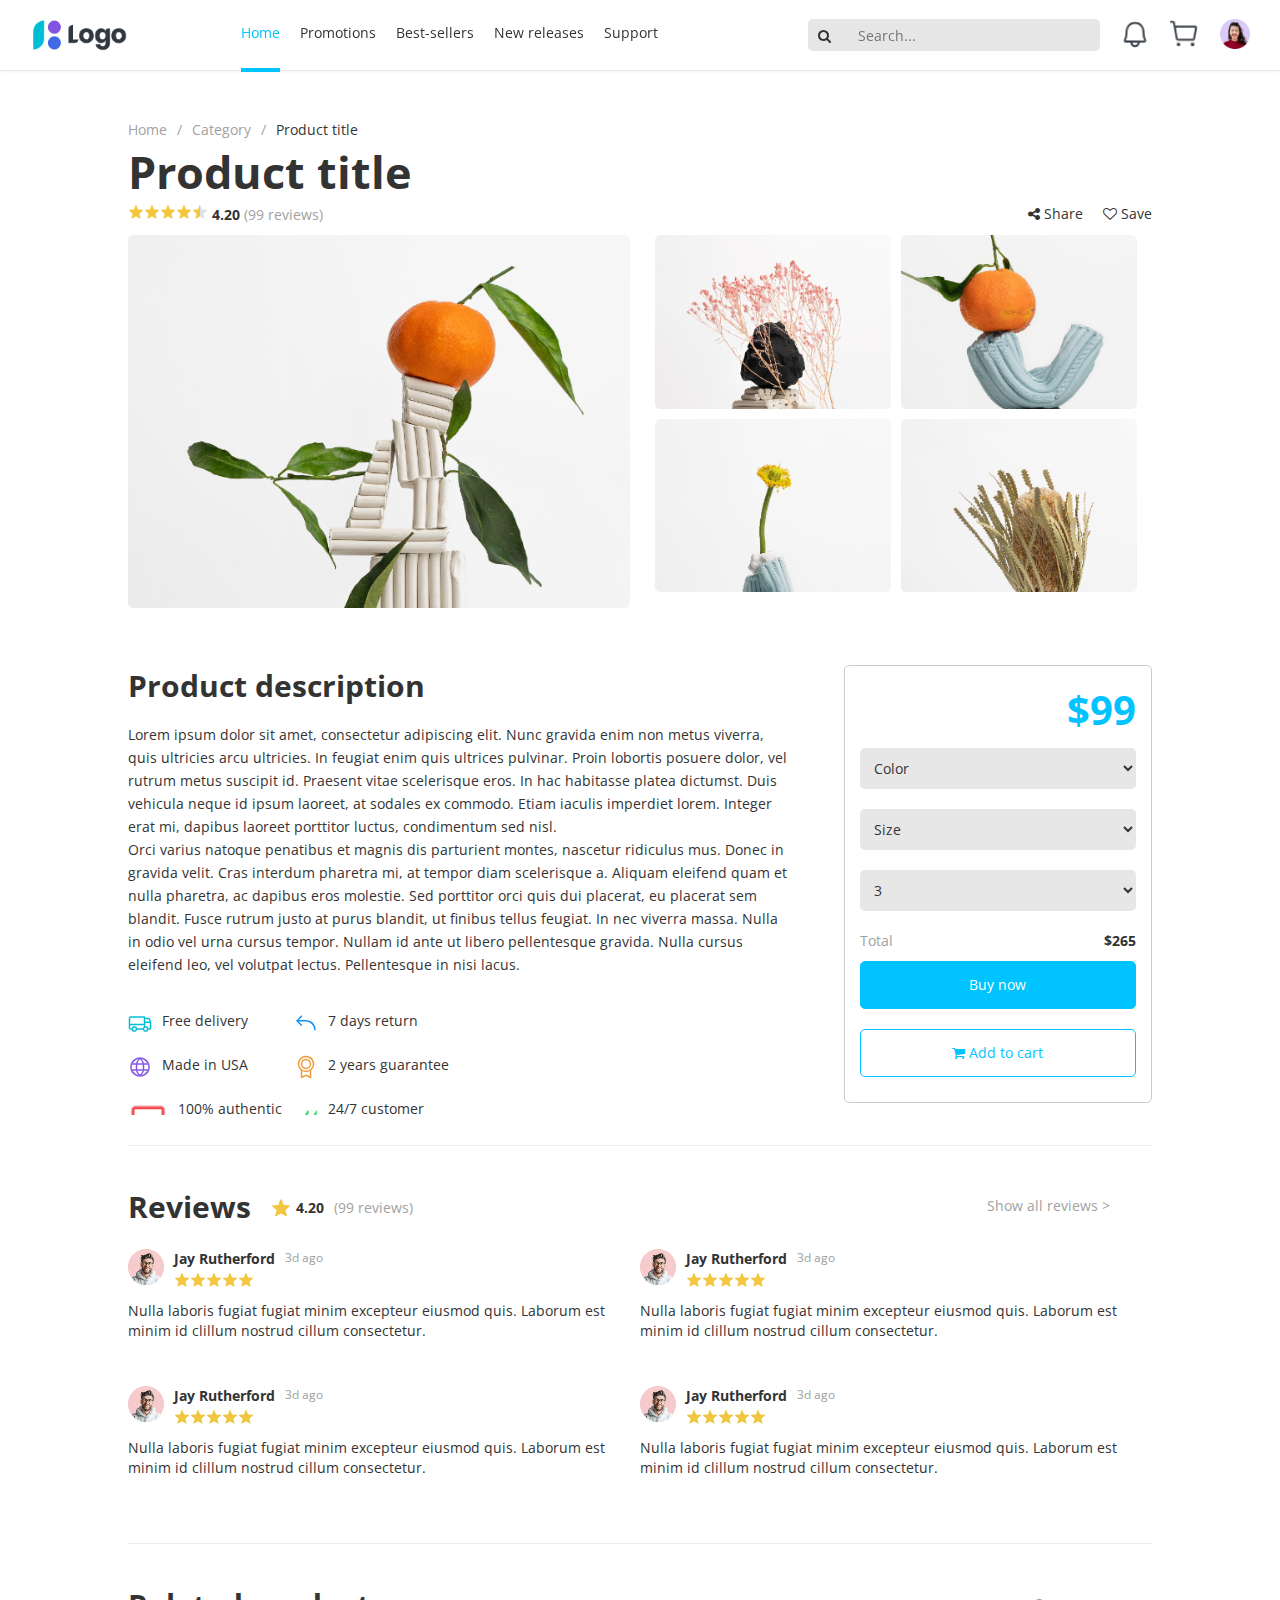
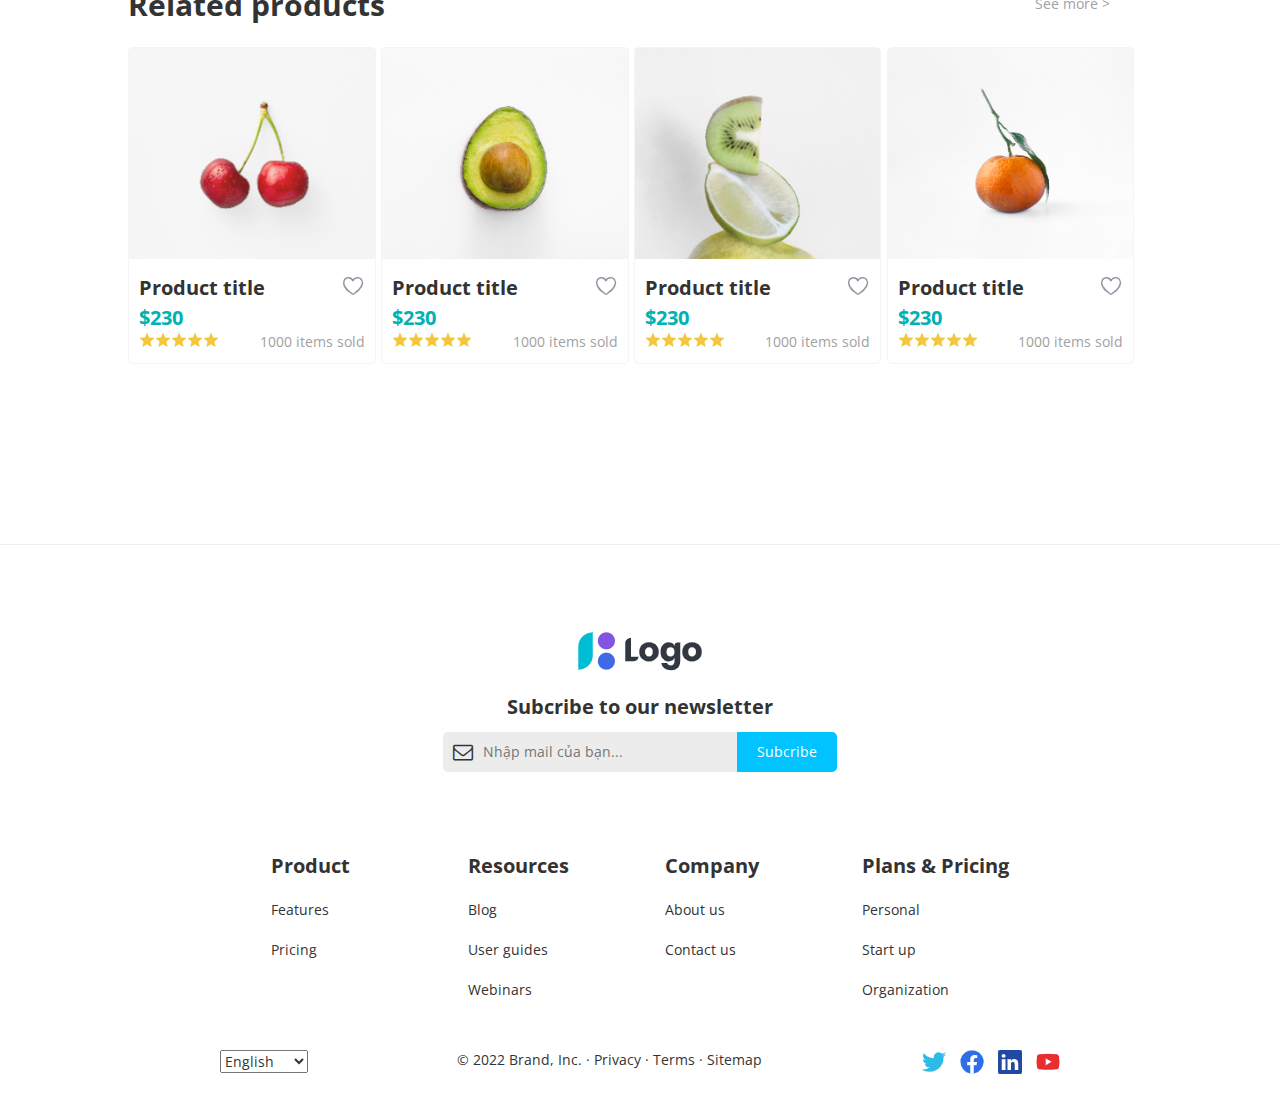
<file: index.html>
<!DOCTYPE html>
<html lang="en">

<head>
    <meta charset="UTF-8">
    <meta http-equiv="X-UA-Compatible" content="IE=edge">
    <meta name="viewport" content="width=device-width, initial-scale=1.0">
    <title>Web của Khang cho tuần 5</title>

    <link rel="stylesheet" href="css/main.css" />
    <link rel="stylesheet" href="https://cdnjs.cloudflare.com/ajax/libs/font-awesome/4.7.0/css/font-awesome.min.css">

</head>

<body>

    <header>
        <div class="header-container">
            <div class="header-logo">
                <img src="img/Image 1713.png"></img>
            </div>
            <div class="header-left">
                <div class="header-items actived">
                    Home
                </div>
                <div class="header-items">
                    Promotions
                </div>
                <div class="header-items">
                    Best-sellers
                </div>
                <div class="header-items">
                    New releases
                </div>
                <div class="header-items">
                    Support
                </div>
            </div>
            <div class="header-user">
                <div class="header-search">
                    <i class="fa fa-search"></i>
                    <input type="text" placeholder="Search...">
                </div>
                <img src="img/Bell 1.png" alt="noti" />
                <img src="img/Shopping cart simple 1.png" alt="shopping" />
                <img src="img/Avatar 758.png" alt="avatar-user" />
            </div>
        </div>
    </header>

    <div class="container">
        <div class="container-list-breadcrumb">
            <a href="#">Home</a>/<a href="#">Category</a>/<a class="actived">Product title</a>
        </div>
        <div class="container-title">Product title</div>
        <div class="container-rating">
            <img src="img/Rating 317.png" alt="Rating" />
            <span class="point">4.20</span>
            <span class="reviews">(99 reviews)</span>
            <div class="right">
                <div class="right-items"><i class="fa fa-share-alt"></i> Share</div>
                <div class="right-items"><i class="fa fa-heart-o"></i> Save</div>
            </div>
        </div>
        <div class="container-image">
            <div class="container-image-main">
                <img src="img/Image 1705.png" alt="Hình trái cam" />
            </div>
            <div class="container-image-sub">
                <div class="container-image-items">
                    <img src="img/Image 1708.png" alt="Cành cây đào hay cái gì đó" />
                </div>
                <div class="container-image-items">
                    <img src="img/Image 1707.png" alt="Lại là trái cam mà nó không giống trái cam đầu" />
                </div>
                <div class="container-image-items">
                    <img src="img/Image 1706.png" alt="Hình như là cây hoa hướng dương còn non mà không biết phải không" />
                </div>
                <div class="container-image-items">
                    <img src="img/Image 1709.png" alt="Hổng biết cái gì luôn" />
                </div>
            </div>
        </div>
        <div class="container-description">
            <div class="container-description-main">
                <div class="title-description">Product description</div>
                <div class="content-description">
                    Lorem ipsum dolor sit amet, consectetur adipiscing elit. Nunc gravida enim non metus viverra, quis ultricies arcu ultricies. In feugiat enim quis ultrices pulvinar. Proin lobortis posuere dolor, vel rutrum metus suscipit id. Praesent vitae scelerisque
                    eros. In hac habitasse platea dictumst. Duis vehicula neque id ipsum laoreet, at sodales ex commodo. Etiam iaculis imperdiet lorem. Integer erat mi, dapibus laoreet porttitor luctus, condimentum sed nisl.<br/> Orci
                    varius natoque penatibus et magnis dis parturient montes, nascetur ridiculus mus. Donec in gravida velit. Cras interdum pharetra mi, at tempor diam scelerisque a. Aliquam eleifend quam et nulla pharetra, ac dapibus eros molestie. Sed
                    porttitor orci quis dui placerat, eu placerat sem blandit. Fusce rutrum justo at purus blandit, ut finibus tellus feugiat. In nec viverra massa. Nulla in odio vel urna cursus tempor. Nullam id ante ut libero pellentesque gravida. Nulla
                    cursus eleifend leo, vel volutpat lectus. Pellentesque in nisi lacus. </div>
                <div class="sort-description">
                    <li>
                        <img src="img/Truck 1.png" alt=""> <span id="spansort">Free delivery</span>
                    </li>
                    <li>
                        <img src="img/Arrow bend up left 1.png" alt=""> <span id="spansort">7 days return</span>
                    </li>
                    <li>
                        <img src="img/Globe 1.png" alt=""> <span id="spansort">Made in USA</span>
                    </li>
                    <li>
                        <img src="img/Medal 1.png" alt=""> <span id="spansort">2 years guarantee</span>
                    </li>
                    <li>
                        <img src="img/Chat dots 1.png" alt=""> <span id="spansort">100% authentic</span>
                    </li>
                    <li>
                        <img src="img/Checks 1.png" alt=""> <span id="spansort">24/7 customer support</span>
                    </li>
                </div>
            </div>
            <div class="container-description-sub">
                <div class="sub-money">$99</div>
                <div class="custom-select">
                    <select>
                      <option value="0">Color</option>
                      <option value="1">Red</option>
                      <option value="2">Blued</option>
                      <option value="3">Black</option>
                      <option value="4">White</option>
                    </select>
                </div>
                <div class="custom-select">
                    <select>
                      <option value="0">Size</option>
                      <option value="1">S</option>
                      <option value="2">M</option>
                      <option value="3">L</option>
                      <option value="4">XL</option>
                    </select>
                </div>
                <div class="custom-select">
                    <select>
                      <option value="0">Number</option>
                      <option value="1">1</option>
                      <option value="2">2</option>
                      <option value="3" selected>3</option>
                      <option value="4">4</option>
                    </select>
                </div>
                <div class="sub-total">
                    <span>Total</span>
                    <span id="price">$265</span>
                </div>
                <button class="btnbuy">Buy now</button>
                <button class="btnadd"><i class="fa fa-shopping-cart"></i> Add to cart</button>
            </div>
        </div>

        <div class="tray-review">
            <div class="tray-review-title">
                <div class="tray-review-title-content">Reviews</div>
                <div class="tray-review-title-rating">
                    <img src="img/Rating 304.png" alt="Rating"/>
                    4.20
                    <span class="reviews">(99 reviews)</span>
                </div>
                <div class="tray-review-more">
                    Show all reviews >
                </div>
            </div>
            <div class="tray-review-content">

                <div class="tray-review-items">
                    <div class="tray-review-user">
                        <div class="tray-review-avatar">
                            <img src="img/Avatar 753.png" alt="">
                        </div>
                        <div class="tray-review-info">
                            <div class="tray-review-name">Jay Rutherford <span>3d ago</span></div>
                            <div class="tray-review-rating"><img src="img/Rating 300.png" alt="Rating Jay"/></div>
                        </div>
                    </div>
                    <div class="tray-review-comment">
                        Nulla laboris fugiat fugiat minim excepteur eiusmod quis. Laborum est minim id clillum nostrud cillum consectetur.
                    </div>
                </div>

                <div class="tray-review-items">
                    <div class="tray-review-user">
                        <div class="tray-review-avatar">
                            <img src="img/Avatar 753.png" alt="">
                        </div>
                        <div class="tray-review-info">
                            <div class="tray-review-name">Jay Rutherford <span>3d ago</span></div>
                            <div class="tray-review-rating"><img src="img/Rating 300.png" alt="Rating Jay"/></div>
                        </div>
                    </div>
                    <div class="tray-review-comment">
                        Nulla laboris fugiat fugiat minim excepteur eiusmod quis. Laborum est minim id clillum nostrud cillum consectetur.
                    </div>
                </div>
                
                <div class="tray-review-items">
                    <div class="tray-review-user">
                        <div class="tray-review-avatar">
                            <img src="img/Avatar 753.png" alt="">
                        </div>
                        <div class="tray-review-info">
                            <div class="tray-review-name">Jay Rutherford <span>3d ago</span></div>
                            <div class="tray-review-rating"><img src="img/Rating 300.png" alt="Rating Jay"/></div>
                        </div>
                    </div>
                    <div class="tray-review-comment">
                        Nulla laboris fugiat fugiat minim excepteur eiusmod quis. Laborum est minim id clillum nostrud cillum consectetur.
                    </div>
                </div>

                <div class="tray-review-items">
                    <div class="tray-review-user">
                        <div class="tray-review-avatar">
                            <img src="img/Avatar 753.png" alt="">
                        </div>
                        <div class="tray-review-info">
                            <div class="tray-review-name">Jay Rutherford <span>3d ago</span></div>
                            <div class="tray-review-rating"><img src="img/Rating 300.png" alt="Rating Jay"/></div>
                        </div>
                    </div>
                    <div class="tray-review-comment">
                        Nulla laboris fugiat fugiat minim excepteur eiusmod quis. Laborum est minim id clillum nostrud cillum consectetur.
                    </div>
                </div>
            </div>
        </div>

        <div class="tray-related">
            <div class="tray-review-title">
                <div class="tray-review-title-content">Related products</div>
                <div class="tray-review-more">
                    See more >
                </div>
            </div>
            <div class="tray-related-content">
                <div class="tray-related-items">
                    <img src="img/Image 1704.png" alt="">
                    <div class="tray-related-items-content">
                        <div class="tray-related-title">
                            <div class="tray-related-title-content">Product title</div>
                            <div class="tray-related-heart"><img src="img/Heart 23.png" alt=""></div>
                        </div>
                        <div class="tray-related-price">$230</div>
                        <div class="tray-related-footer">
                            <div class="tray-related-rating">
                                <img src="img/Rating 300.png" alt="">
                            </div>
                            <div class="tray-related-number">
                                1000 items sold
                            </div>
                        </div>
                    </div>
                </div>

                <div class="tray-related-items">
                    <img src="img/Image 1703.png" alt="">
                    <div class="tray-related-items-content">
                        <div class="tray-related-title">
                            <div class="tray-related-title-content">Product title</div>
                            <div class="tray-related-heart"><img src="img/Heart 23.png" alt=""></div>
                        </div>
                        <div class="tray-related-price">$230</div>
                        <div class="tray-related-footer">
                            <div class="tray-related-rating">
                                <img src="img/Rating 300.png" alt="">
                            </div>
                            <div class="tray-related-number">
                                1000 items sold
                            </div>
                        </div>
                    </div>
                </div>

                <div class="tray-related-items">
                    <img src="img/Image 1711.png" alt="">
                    <div class="tray-related-items-content">
                        <div class="tray-related-title">
                            <div class="tray-related-title-content">Product title</div>
                            <div class="tray-related-heart"><img src="img/Heart 23.png" alt=""></div>
                        </div>
                        <div class="tray-related-price">$230</div>
                        <div class="tray-related-footer">
                            <div class="tray-related-rating">
                                <img src="img/Rating 300.png" alt="">
                            </div>
                            <div class="tray-related-number">
                                1000 items sold
                            </div>
                        </div>
                    </div>
                </div>

                <div class="tray-related-items">
                    <img src="img/Image 1712.png" alt="">
                    <div class="tray-related-items-content">
                        <div class="tray-related-title">
                            <div class="tray-related-title-content">Product title</div>
                            <div class="tray-related-heart"><img src="img/Heart 23.png" alt=""></div>
                        </div>
                        <div class="tray-related-price">$230</div>
                        <div class="tray-related-footer">
                            <div class="tray-related-rating">
                                <img src="img/Rating 300.png" alt="">
                            </div>
                            <div class="tray-related-number">
                                1000 items sold
                            </div>
                        </div>
                    </div>
                </div>

            </div>
        </div>

    </div>

    <div class="footer">
        <div class="footer-logo center">
            <img class="center" src="img/Image 1713.png" alt="">
        </div>
        <div class="center"><h2>Subcribe to our newsletter</h2></div>
        <div class="center">
            <div class="footer-mail">
                <i class="fa fa-envelope-o"></i>
                <input type="text" placeholder="Nhập mail của bạn...">
                <button>Subcribe</button>
            </div>
        </div>
        <div class="center">
            <div class="footer-infomation">
                <div class="footer-items">
                    <h2>Product</h2>
                    <p>Features</p>
                    <p>Pricing</p>
                </div>

                <div class="footer-items">
                    <h2>Resources</h2>
                    <p>Blog</p>
                    <p>User guides</p>
                    <p>Webinars</p>
                </div>

                <div class="footer-items">
                    <h2>Company</h2>
                    <p>About us</p>
                    <p>Contact us</p>
                </div>

                <div class="footer-items">
                    <h2>Plans & Pricing</h2>
                    <p>Personal</p>
                    <p>Start up</p>
                    <p>Organization</p>
                </div>

            </div>
        </div>
        <div class="footer-brand">
            <div class="footer-lang">
                <select>
                    <option value="0">English</option>
                    <option value="1">Tiếng Việt</option>
                </select>
            </div>
            <div class="footer-copyright">
                © 2022 Brand, Inc. 
                ·
                <span>Privacy</span>
                ·
                <span>Terms</span>
                ·
                <span>Sitemap</span>
            </div>
            <div class="footer-social">
                <img src="img/Twitter 9.png" alt="">
                <img src="img/Facebook 9.png" alt="">
                <img src="img/LinkedIn 8.png" alt="">
                <img src="img/YouTube 8.png" alt="">
            </div>
        </div>
    </div>

</body>

</html>
</file>
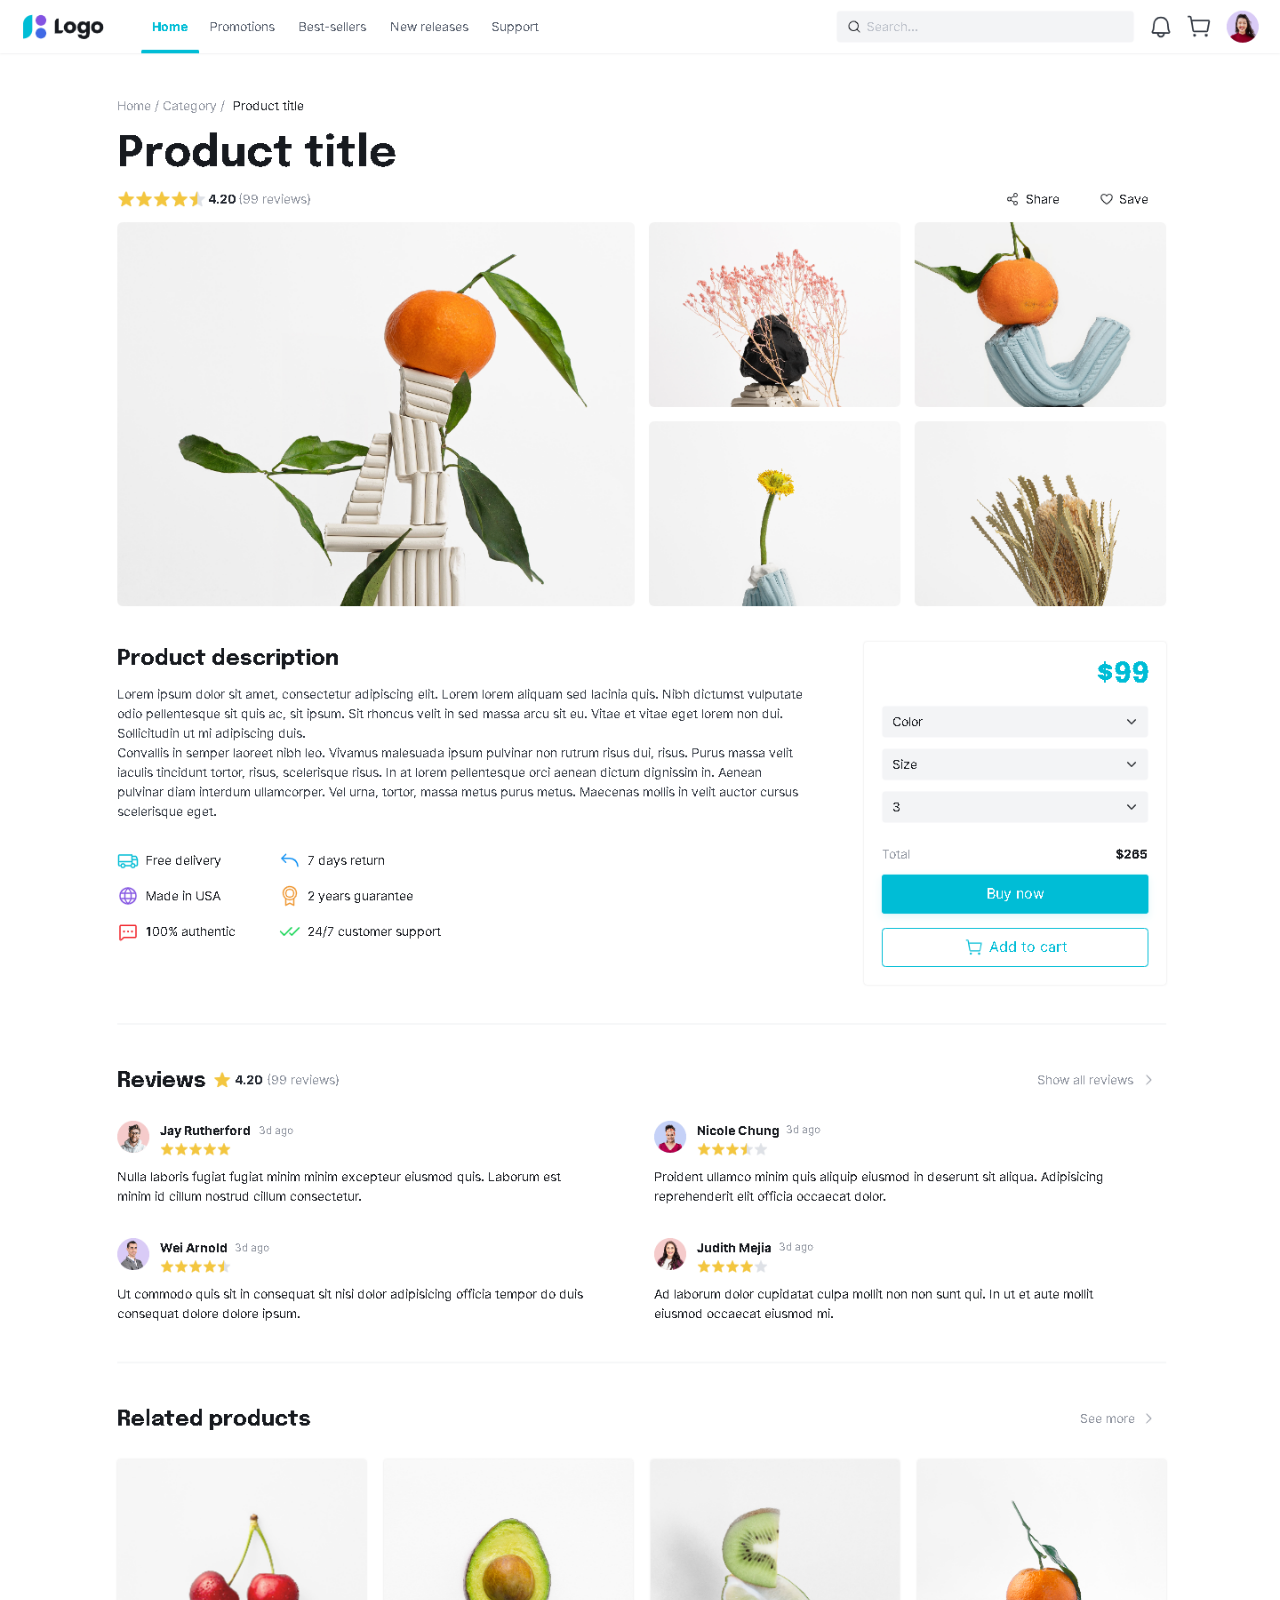
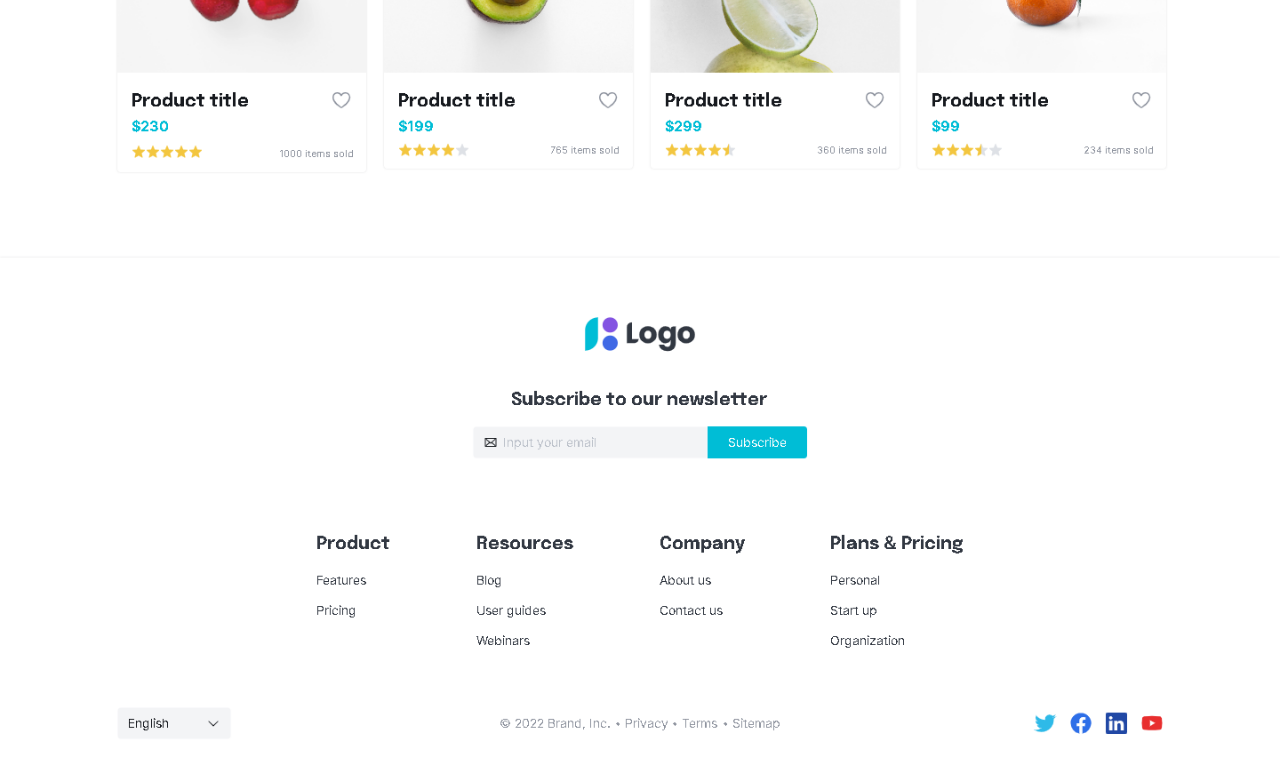
<file: test.html>
<!DOCTYPE html>
<html lang="en">

<head>
    <meta charset="UTF-8">
    <meta http-equiv="X-UA-Compatible" content="IE=edge">
    <meta name="viewport" content="width=device-width, initial-scale=1.0">
    <title>Document</title>
</head>

<body style="margin:0px;">
    <img src="a_detail.png" width="100%" alt="">
</body>

</html>
</file>
<file: css/main.css>
@import url('https://fonts.googleapis.com/css2?family=Open+Sans:ital,wght@0,300;0,400;0,500;0,600;0,700;0,800;1,300;1,400;1,500;1,600;1,700;1,800&display=swap');
* {
    margin: 0px;
    font-size: 14px;
    color: #333;
    font-family: "Open Sans", sans-serif;
    line-height: 1.428571429;
}

header {
    position: fixed;
    top: 0px;
    right: 0px;
    left: 0px;
    z-index: 1000;
    --tw-shadow: 0 1px 3px 0 rgb(0 0 0/0.1), 0 1px 2px -1px rgb(0 0 0/0.1);
    --tw-shadow-colored: 0 1px 3px 0 var(--tw-shadow-color), 0 1px 2px -1px var(--tw-shadow-color);
    box-shadow: var(--tw-ring-offset-shadow, 0 0 #0000), var(--tw-ring-shadow, 0 0 #0000), var(--tw-shadow);
    background: white;
}

.header-container {
    margin-left: auto;
    margin-right: auto;
    display: flex;
    height: 70px;
    gap: 0.75rem;
    align-items: center;
}

.header-logo {
    justify-content: space-between;
    width: 200px;
    display: flex;
    margin-left: 30px;
}

.header-logo img {
    width: 100px;
}

.header-left {
    display: flex;
    justify-content: center;
}

.header-items {
    margin-right: 20px;
    cursor: pointer;
    height: 70px;
    line-height: 70px;
}

.header-items.actived {
    border-bottom: 4px solid rgb(0, 195, 255);
    color: rgb(0, 195, 255);
}

.header-items:hover {
    border-bottom: 4px solid rgb(0, 195, 255);
    color: rgb(0, 195, 255);
}

.header-user {
    right: 0px;
    flex-shrink: 0;
    position: absolute;
    margin-right: 30px;
    display: flex;
}

.header-search input {
    background-color: rgb(230, 230, 230);
    border-radius: 5px;
    width: 240px;
    border: 0px;
    padding-left: 50px;
    height: 30px
}

.header-search i {
    position: absolute;
    margin: 10px;
}

.header-user img {
    margin-left: 20px;
    height: 30px;
    width: 30px;
    cursor: pointer;
}

.container {
    margin: 120px 10%;
}

.container-list-breadcrumb {
    color: rgb(161, 161, 161);
}

.container-list-breadcrumb a {
    margin: 0px 10px;
    text-decoration: none;
    color: rgb(161, 161, 161);
}

.container-list-breadcrumb a:hover {
    color: #333;
}

.container-list-breadcrumb a:first-child {
    margin-left: 0px;
}

.container-list-breadcrumb .actived {
    color: #333;
}

.container-rating {
    display: inline;
}

.container-title {
    font-size: 45px;
    font-weight: bold;
}

.point {
    font-weight: bold;
}

.reviews {
    color: rgb(161, 161, 161);
}

.container-rating .right {
    float: right;
    display: inline-flex;
}

.right-items {
    margin-left: 20px;
    cursor: pointer;
}

.right-items:hover {
    color: rgb(0, 195, 255);
}

.right-items:hover .fa {
    color: rgb(0, 195, 255);
}

.container-image {
    height: 400px;
    width: 100%;
    margin: 10px 0px;
    overflow: hidden;
}

.container-image-main,
.container-image-sub {
    width: 49%;
}

.container-image-main {
    float: left;
}

.container-image-sub {
    float: right;
    display: flex;
    overflow: hidden;
    flex-wrap: wrap;
    flex-direction: row;
}

.container-image-items {
    row-gap: 10px;
    width: 47%;
    margin: 0px 5px;
    margin-bottom: 5px;
}

.container-image-main img,
.container-image-items img {
    width: 100%;
    cursor: pointer;
}

.container-description {
    margin: 30px 0px;
    height: 450px;
    overflow: hidden;
}

.title-description {
    font-size: 30px;
    font-weight: bold;
}

.container-description-main {
    width: 65%;
    float: left;
}

.container-description-sub {
    width: 27%;
    float: right;
}

.content-description {
    font-size: 14px;
    line-height: 23px;
    margin: 15px 0px
}

.container-description-sub {
    border: 1px solid #ccc;
    border-radius: 5px;
    padding: 15px;
}

.sub-money {
    font-size: 40px;
    font-weight: bold;
    color: rgb(0, 195, 255);
    float: right;
}

.custom-select {
    display: inline-block;
    width: 100%;
    margin: 10px 0px;
}

.custom-select select {
    width: 100%;
    background-color: rgb(231, 231, 231);
    padding: 10px;
    border: none;
    border-radius: 5px;
}

.sub-total {
    margin-top: 10px;
}

.sub-total span {
    color: rgb(161, 161, 161);
}

.sub-total #price {
    color: #333;
    font-weight: bold;
    float: right;
}

.btnbuy,
.btnadd {
    display: inline-block;
    width: 100%;
    margin: 10px 0px;
    background-color: rgb(0, 195, 255);
    border: 1px solid rgb(0, 195, 255);
    cursor: pointer;
    padding: 13px;
    border-radius: 5px;
    color: white;
    transition: .5s;
}

.btnadd {
    background-color: white;
    color: rgb(0, 195, 255);
}

.btnadd .fa {
    color: rgb(0, 195, 255);
}

.btnbuy:hover {
    color: rgb(0, 195, 255);
    background-color: white;
}

.btnadd:hover .fa {
    color: white;
}

.btnadd:hover {
    color: white;
    background-color: rgb(0, 195, 255);
}

.sort-description {
    display: grid;
    grid-template-columns: repeat(2, minmax(0, 1fr));
    width: 50%;
}

.sort-description li {
    list-style: none;
    display: flex;
    margin-top: 20px;
}

#spansort {
    margin: 0px 10px;
}

.tray-review, .tray-related {
    border-top: 1px solid #ececec;
    padding: 40px 0px;
}

.tray-review-title-content {
    font-size: 30px;
    font-weight: bold;
    display: flex;
}

.tray-review-title {
    display: flex;
}

.tray-review-title-rating {
    margin: 0px 20px;
    display: inherit;
    align-items: center;
    font-weight: bold;
}

.tray-review-title-rating img {
    margin-right: 5px;
}

.tray-review-more {
    display: flex;
    justify-content: flex-end;
    position: absolute;
    right: 0;
    padding-right: 170px;
    padding-top: 10px;
    cursor: pointer;
    color: rgb(161, 161, 161);
}

.tray-review-title-rating span {
    margin: 0px 10px;
    font-weight: normal;
}

.tray-review-content {
    display: grid;
    grid-template-columns: repeat(2,minmax(0,1fr));
}

.tray-review-items {
    margin: 20px 0px;
}

.tray-review-user {
    display: flex;
    gap: 10px;
}

.tray-review-name {
    font-weight: bold;
    display: flex;
}

.tray-review-name span {
    color: rgb(161, 161, 161);
    font-weight: normal;
    font-size: 12px;
    margin-left: 10px;
    align-items: center;
}

.tray-review-rating {
    margin:3px 0px;
}

.tray-review-comment {
    margin:5px 0px;
}

.tray-related-content {
    display: flex;
    gap: 0.5%;
    margin: 20px 0px;
}

.tray-related-items {
    width: 24%;
    border: 1px solid #f5f3f3;
    border-radius: 5px;
    cursor: pointer;
}

.tray-related-items img {
    width: 100%;
}

.tray-related-title {
    display: inherit;
    height: 30px;
}

.tray-related-title-content {
    float: left;
    font-size: 20px;
    font-weight: bold;
}

.tray-related-heart {
    float: right;
    align-items: center;
    cursor: pointer;
}

.tray-related-price {
    display: inline;
    color: rgb(0, 178, 178);
    font-size: 20px;
    font-weight: bold;
}

.tray-related-rating {
    float: left;
}

.tray-related-number {
    float: right;
    color: rgb(161, 161, 161);
}

.tray-related-items-content {
    margin: 10px;
}

.tray-related-rating img {
    margin-bottom: 10px;
}

.footer {
    border-top: 1px solid #ececec;
    padding: 5%;
    padding-bottom: 20px;
}

.center {
    display: flex;
    justify-content: center;
}

.footer-logo {
    cursor: pointer;
    margin: 20px;
}

.center h2 {
    font-size:20px;
}

.footer-mail {
    margin: 10px 0px;
    border: 10px;
    overflow: hidden;
}

.footer-mail .fa {
    position: absolute;
    font-size: 20px;
    margin-top: 10px;
    margin-left: 10px;
}

.footer-mail input {
    background-color: #ececec;
    border: none;
    padding: 10px;
    padding-left: 40px;
    width: 250px;
    border-bottom-left-radius: 5px;
    border-top-left-radius: 5px;
}

.footer-mail button {
    height: 100%;
    border: 0px;
    background-color: rgb(0, 195, 255);
    color: white;
    width: 100px;
    margin-left: -10px;
    border-top-right-radius: 5px;
    border-bottom-right-radius: 5px;
}

.footer-infomation {
    display: grid;
    grid-template-columns: repeat(4,minmax(0,1fr));
    margin: 0 auto;
    gap: 50px;
    margin-top: 70px;
}

.footer-items p {
    margin: 20px 0px;
    cursor: pointer;
}

.footer-brand {
    display: flex;
}

.footer-brand {
    margin-top: 30px;
    margin-left: 7%;
    margin-right: 7%;
    display: flex;
    justify-content: space-around;
}

.footer-social img {
    margin-left: 10px;
    cursor: pointer;
}

.footer-copyright span {
    cursor: pointer;
}
</file>
